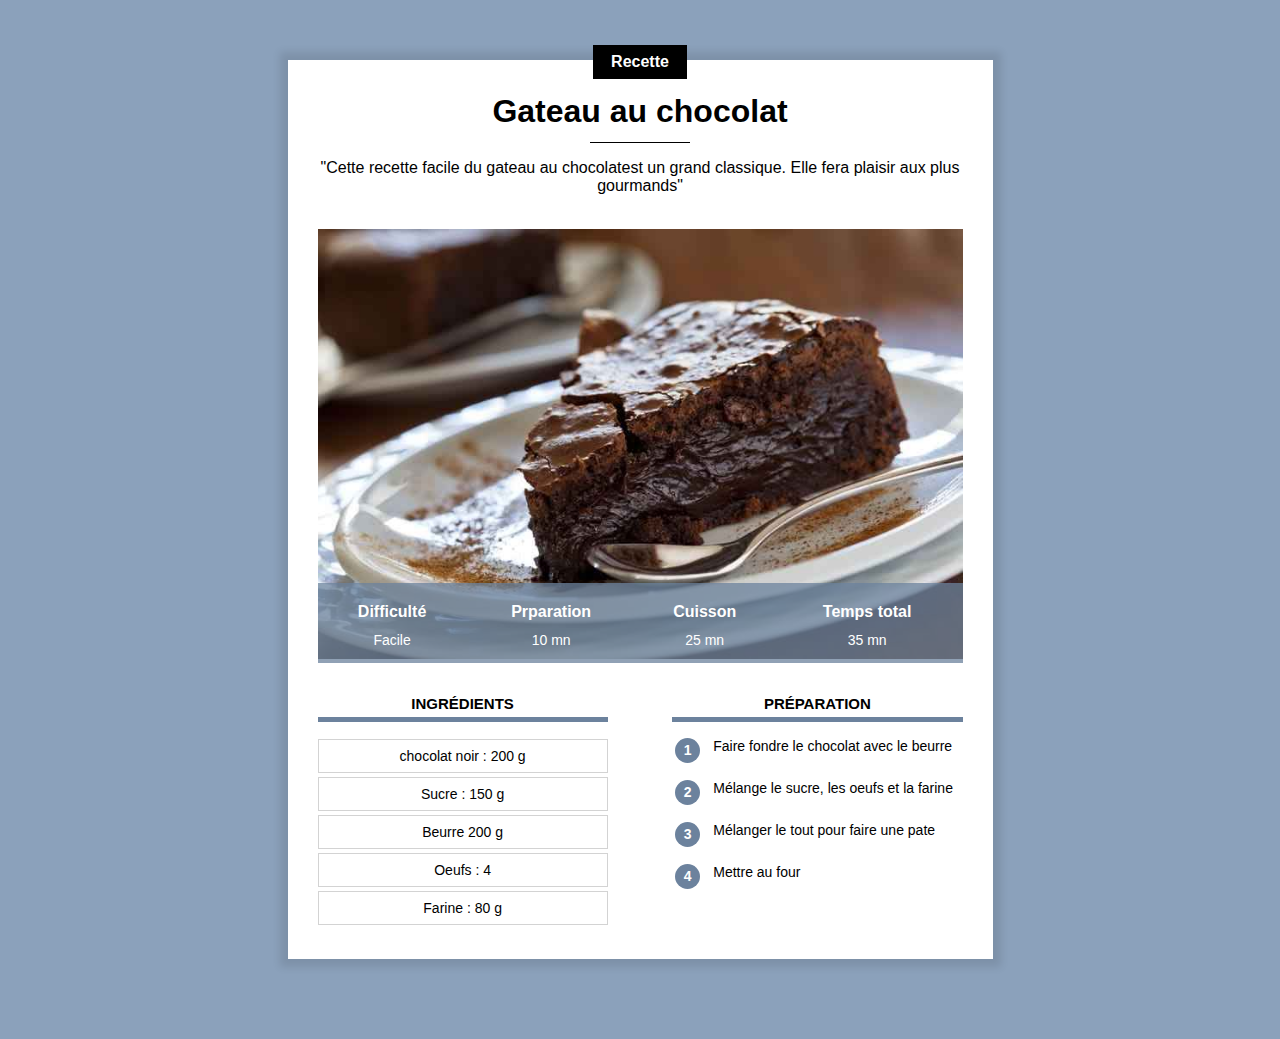
<file: index.html>
<!doctype html>
<html lang="fr">
    <head>
        <title>Recette</title>
        <meta charset="UTF-8">
        <meta name="viewport" content="width=device-width, initial-scale=1.0">
        <link rel="stylesheet" href="recette.css"/>
    </head>
    <body>
        <div class="contenu">
            <div class="centre categorie">
                <p class="categorie">Recette</p>
            </div>
            <h1>Gateau au chocolat</h1>
            <div class="separateur"></div>

            <!-- LE CONTENU DE MA PAGE-->
            <div class="centre">
                <p class="description">"Cette recette facile du gateau au chocolatest un grand classique. Elle fera plaisir aux plus gourmands"</p>
            </div>   
            <br>
            <div class="info">
                <img class="centre" class="info" src = "gateau_au_chocolat.jpg"></a>
                <table class="info">
                    <tr>
                        <th>Difficulté</th>
                        <th>Prparation</th>
                        <th>Cuisson</th>
                        <th>Temps total</th>
                    </tr>
                    <tr>
                        <td>Facile</td>
                        <td>10 mn</td>
                        <td>25 mn</td>
                        <td>35 mn</td>
                    </tr>
                    <!--<tr>
                        <td>Beurre</td>
                        <td>1.99€</td>
                    </tr>
                    <tr><td>Oeufs</td><td>4€</td></tr>
                    <tr><td>Fromage</td><td>5€</td></tr>-->
                </table>
            </div>
            <div>
                <div class="colonne1 colonne">
                    <h2>Ingrédients</h2>
                    <div class="ingredients">
                        <p>chocolat noir : 200 g</p>
                        <p>Sucre : 150 g</p>
                        <p>Beurre 200 g</p>
                        <p>Oeufs : 4</p>
                        <p>Farine : 80 g</p>
                    </div>
                </div>

                <div class="colonne2 colonne">
                    <h2>Préparation</h2>
                    <table class="preparation">
                        <tr><td><p class="numero">1</p></td><td class="preparation_etape">Faire fondre le chocolat avec le beurre</td></tr>
                        <tr><td><p class="numero">2</p></td><td class="preparation_etape">Mélange le sucre, les oeufs et la farine</td></tr>
                        <tr><td><p class="numero">3</p></td><td class="preparation_etape">Mélanger le tout pour faire une pate</td></tr>
                        <tr><td><p class="numero">4</p></td><td class="preparation_etape">Mettre au four</td></tr>
                    </table>
                </div>
            </div>   
        </div>
    </body>

</html>
<!-- <img src="https://static.wesco.fr/media/catalog/product/cache/7ccc10e5a8277e9f8854785247b9d41d/5/6/56067_180911_p.jpg">
            <a href = "https://google.com" target="_blank"> Aller sur Google</a>-->

        
        <!--<a href = "deuxieme_page.html"><img src = "crayon.jpg"></a><p>Voici un <i>autre paragraphe</i></p>-->

            <!--LISTES
                Listes non ordonnées : unordered list (ul)
                Listes ordonnées : ordered list (ol)
                Elément : list item (li)
            -->
<!--LES TABLES
                tr : Table row (ligne)
                th : Table header (titres)
                td : Table data (données, cellule)
            
            <table border="1">
                <tr>
                    <th>Articles</th>
                    <th>Prix</th>
                </tr>
                <tr> <br>
                    <td>Chocolat noir</td>
                    <td>2.5€</td>
                </tr>
                <tr>
                    <td>Beurre</td>
                    <td>1.99€</td>            <br><br><br><br>

                </tr>
                <tr><td>Oeufs</td><td>4€</td></tr>
                <tr><td>Fromage</td><td>5€</td></tr>
            </table>-->
</file>
<file: recette.css>
* {
    overflow: auto;
}

body {
    background-color: #8ba1bb;
    font-family: Arial;
    margin: 0;
  } 

div.contenu { 
    background-color: white;
    margin: 40px 8% 40px 8%;
    padding: 0px 8px 20px 8px;
    box-shadow: 0px 0px 8px 8px rgba(0, 0, 0, 0.1);
    overflow: visible;
}

h1 {
    text-align: center;
    margin-bottom: 12px;
    margin-top: 10px;
}


p.descrition {
    text-align: center;
    max-width: 400px;
    display: inline-block;
    font-size: 14px;
}


.centre {
    text-align: center;
    width: 100%;
}

p.categorie {           
    background-color: black;
    color: white;
    display: inline-block;
    margin-top: -15px;
    padding: 8px 18px;
    margin-bottom: 0px;
    font-weight: bold;
    font-size: 16px;
    
}

div.categorie {
    margin-bottom: 0px;
    margin-top: 0px;
    overflow: visible;
}

div.separateur {
    height: 1px;
    width: 100px;
    background-color: black;
    margin-left: auto;
    margin-right: auto;
}

div.description {
    text-align: center;
}

div.info {
    position:relative
}

table.info {
    position: absolute; 
    bottom: 0; width: 100%; 
    color: white; 
    background-color: #6c829dc0; 
    height: 50px;
}

table.info td {
    text-align: center;
    font-size: 12px;
    vertical-align: top;

}

table.info th {
    font-size: 14px;
    vertical-align: bottom;
    padding-bottom: 8px;
    
}

img.info {
    display: block;
    max-height: 400px;
    object-fit: cover;
}

div.colonne {
    width: 100%;
    margin-top: 20px;
}

div.colonne h2 {
    text-align: center;
    text-transform: uppercase;
    font-size: 15px;
    border-bottom: 5px solid #6c829d;
    padding-bottom: 5px;
}

div.colonne1 {
    display: inline-block;
}

div.ingredients p {
    text-align: center;
    font-size: 14px;
    border: 1px solid  lightgrey; 
    padding: 8px 0px;
    margin-top: 4px;
    margin-bottom: 0;

}

table.preparation p.numero {
    background-color: #6c829d;
    color: white;
    width: 25px;
    height: 25px;
    text-align: center;
    font-size: 14px;
    font-weight: bold;
    padding-top: 4px;
    box-sizing: border-box;
    border-radius: 50%;
    margin: 0;

}

table.preparation td {
    vertical-align: top;
}

table.preparation td.preparation_etape {
    font-size: 14px;
    padding-left: 10px;
    padding-bottom: 10px;
    
}

table.preparation tr {
    height: 40px;
}

 /*   Style pour ordinateur */
@media only screen and (min-width: 768px) {
    div.contenu { 
        margin: 60px 10% 80px 10%;
        padding: 0px 30px 30px 30px;
        min-width: 350px;
    }
    
    table.info {
        height: 80px;
    }

    table.info td {
        font-size: 14px;

    }

    table.info th {
        font-size: 16px;
        
    }div.colonne {
        width: 45%;
    }

    div.colonne1 {
        margin-right: 10%;
    }

    div.colonne2 {
        float: right;
    }
}
  
@media only screen and (min-width: 900px) {
    div.contenu { 
        margin-left: auto;
        margin-right: auto;
        width: 645px;
    }
}
</file>
